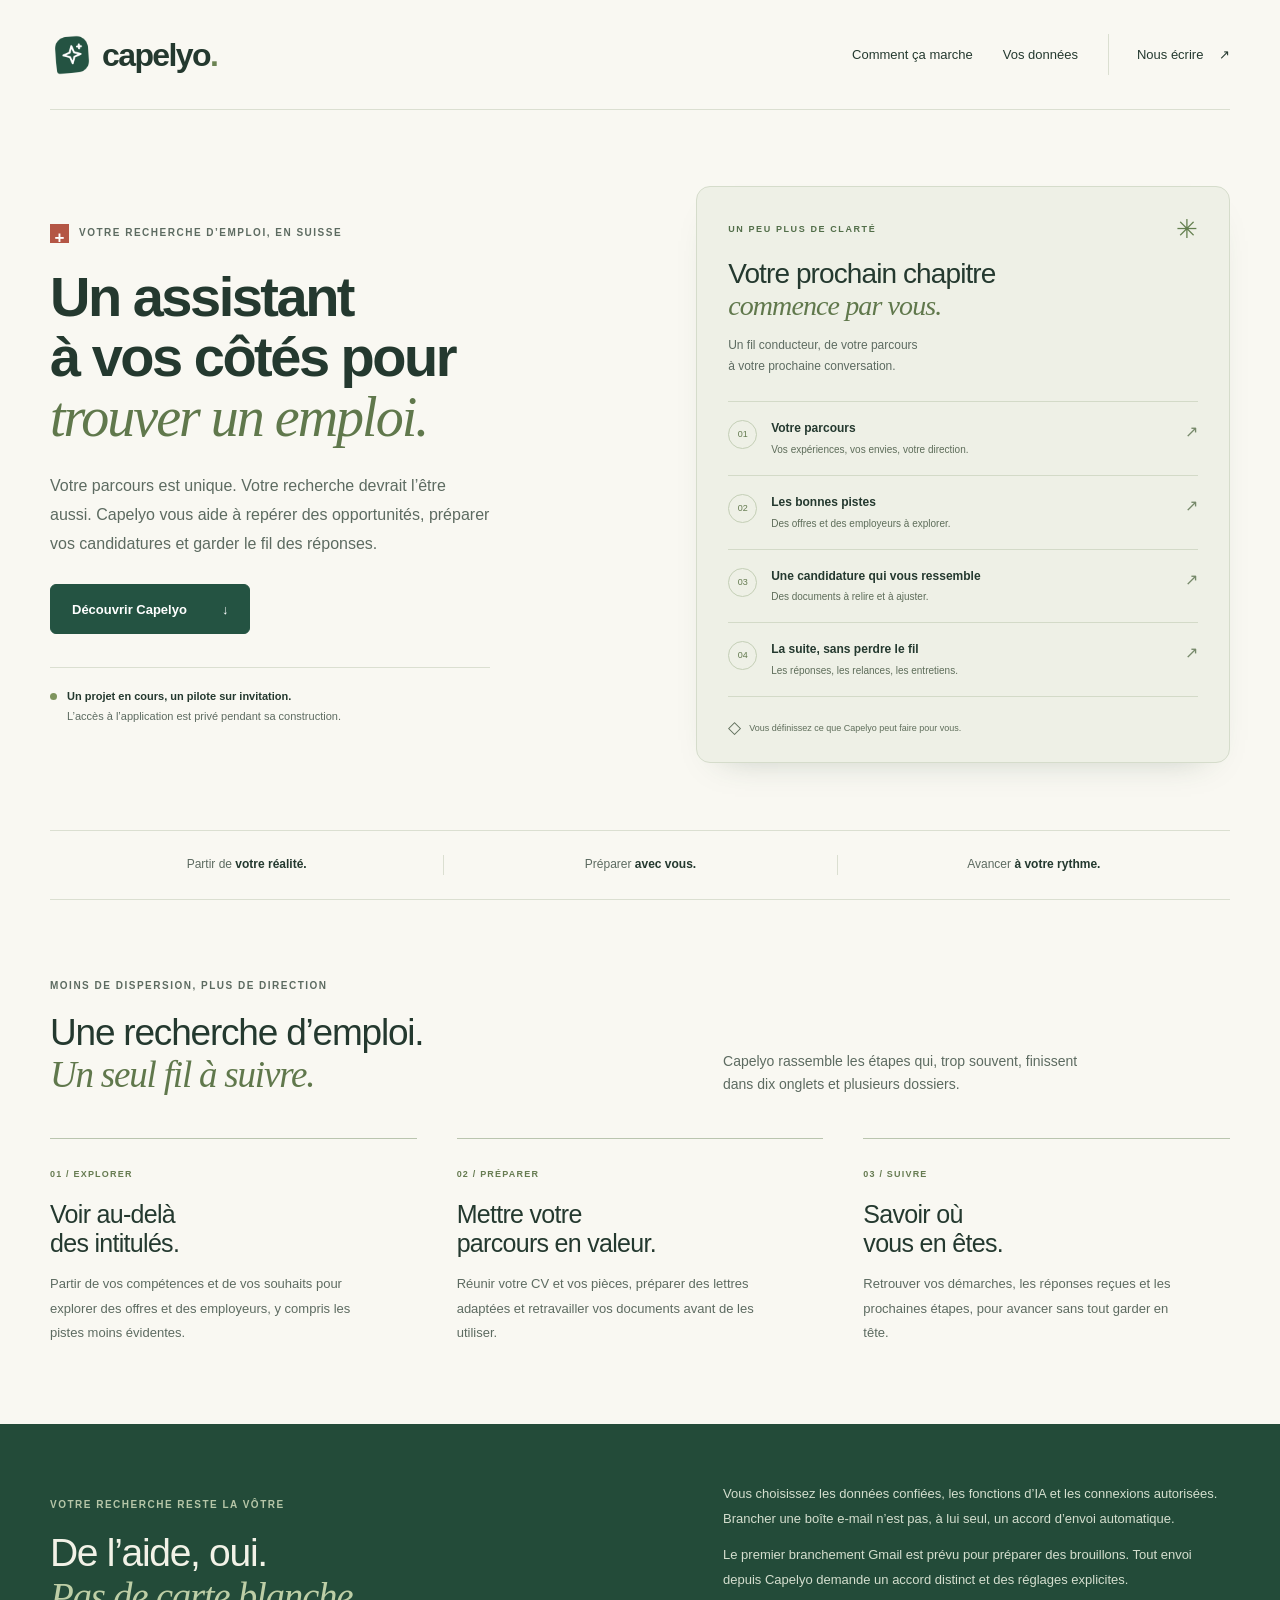
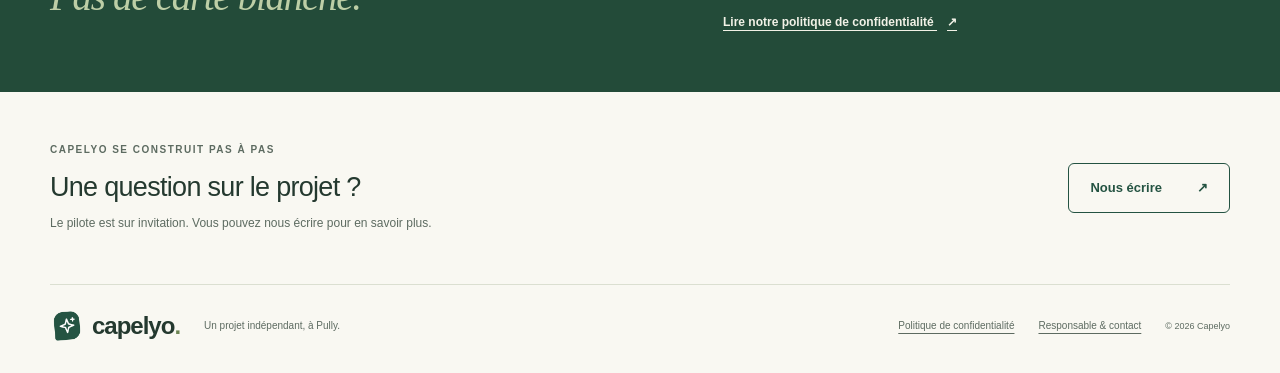
<file: index.html>
<!doctype html>
<html lang="fr">
<head>
  <meta charset="utf-8">
  <meta name="viewport" content="width=device-width,initial-scale=1">
  <meta name="description" content="Capelyo vous accompagne dans votre recherche d’emploi en Suisse : opportunités, candidatures et suivi, avec vos choix au centre.">
  <meta name="robots" content="noindex,follow">
  <meta name="referrer" content="no-referrer">
  <meta http-equiv="Content-Security-Policy" content="default-src 'none'; style-src 'self'; img-src 'self'; script-src 'none'; connect-src 'none'; font-src 'none'; base-uri 'none'; form-action 'none'; object-src 'none'">
  <meta name="theme-color" content="#245342">
  <title>Capelyo — un assistant pour votre recherche d’emploi</title>
  <link rel="icon" href="assets/capelyo-icone.png" type="image/png">
  <link rel="stylesheet" href="style.css">
</head>
<body>
<a class="skip" href="#contenu">Aller au contenu</a>
<header class="site-header wrap">
  <a class="brand" href="./" aria-label="Capelyo — accueil"><img src="assets/capelyo-icone.png" width="44" height="44" alt=""><span>capelyo<span class="brand-dot">.</span></span></a>
  <nav aria-label="Navigation principale"><a href="#comment">Comment ça marche</a><a href="confidentialite/">Vos données</a><a class="nav-contact" href="mailto:carlosantonio.reyespena@gmail.com?subject=Capelyo">Nous écrire <span aria-hidden="true">↗</span></a></nav>
</header>
<main id="contenu">
  <section class="hero wrap" aria-labelledby="titre">
    <div class="hero-copy">
      <p class="eyebrow"><span class="swiss" aria-hidden="true">+</span> VOTRE RECHERCHE D’EMPLOI, EN SUISSE</p>
      <h1 id="titre">Un assistant<br>à vos côtés pour<br><em>trouver un emploi.</em></h1>
      <p class="lead">Votre parcours est unique. Votre recherche devrait l’être aussi. Capelyo vous aide à repérer des opportunités, préparer vos candidatures et garder le fil des réponses.</p>
      <a class="button" href="#comment">Découvrir Capelyo <span aria-hidden="true">↓</span></a>
      <div class="pilot"><span class="status-dot" aria-hidden="true"></span><div><strong>Un projet en cours, un pilote sur invitation.</strong><p>L’accès à l’application est privé pendant sa construction.</p></div></div>
    </div>
    <div class="journey" aria-label="Les étapes de l’accompagnement Capelyo">
      <div class="journey-top"><span>UN PEU PLUS DE CLARTÉ</span><span class="leaf" aria-hidden="true">✳</span></div>
      <h2>Votre prochain chapitre<br><em>commence par vous.</em></h2>
      <p class="journey-intro">Un fil conducteur, de votre parcours<br>à votre prochaine conversation.</p>
      <ol class="journey-list">
        <li><span class="step-number">01</span><div><strong>Votre parcours</strong><p>Vos expériences, vos envies, votre direction.</p></div><span class="step-end" aria-hidden="true">↗</span></li>
        <li><span class="step-number">02</span><div><strong>Les bonnes pistes</strong><p>Des offres et des employeurs à explorer.</p></div><span class="step-end" aria-hidden="true">↗</span></li>
        <li><span class="step-number">03</span><div><strong>Une candidature qui vous ressemble</strong><p>Des documents à relire et à ajuster.</p></div><span class="step-end" aria-hidden="true">↗</span></li>
        <li><span class="step-number">04</span><div><strong>La suite, sans perdre le fil</strong><p>Les réponses, les relances, les entretiens.</p></div><span class="step-end" aria-hidden="true">↗</span></li>
      </ol>
      <div class="journey-foot"><span aria-hidden="true">◇</span> Vous définissez ce que Capelyo peut faire pour vous.</div>
    </div>
  </section>
  <div class="principles wrap" aria-label="Les principes du projet"><p>Partir de <strong>votre réalité.</strong></p><p>Préparer <strong>avec vous.</strong></p><p>Avancer <strong>à votre rythme.</strong></p></div>
  <section class="how section wrap" id="comment" aria-labelledby="comment-titre">
    <div class="section-heading"><p class="eyebrow">MOINS DE DISPERSION, PLUS DE DIRECTION</p><h2 id="comment-titre">Une recherche d’emploi.<br><em>Un seul fil à suivre.</em></h2><p>Capelyo rassemble les étapes qui, trop souvent, finissent dans dix onglets et plusieurs dossiers.</p></div>
    <div class="features">
      <article><span class="feature-number">01 / EXPLORER</span><h3>Voir au-delà<br>des intitulés.</h3><p>Partir de vos compétences et de vos souhaits pour explorer des offres et des employeurs, y compris les pistes moins évidentes.</p></article>
      <article><span class="feature-number">02 / PRÉPARER</span><h3>Mettre votre<br>parcours en valeur.</h3><p>Réunir votre CV et vos pièces, préparer des lettres adaptées et retravailler vos documents avant de les utiliser.</p></article>
      <article><span class="feature-number">03 / SUIVRE</span><h3>Savoir où<br>vous en êtes.</h3><p>Retrouver vos démarches, les réponses reçues et les prochaines étapes, pour avancer sans tout garder en tête.</p></article>
    </div>
  </section>
  <section class="trust" aria-labelledby="confiance-titre"><div class="wrap trust-grid"><div><p class="eyebrow">VOTRE RECHERCHE RESTE LA VÔTRE</p><h2 id="confiance-titre">De l’aide, oui.<br><em>Pas de carte blanche.</em></h2></div><div><p>Vous choisissez les données confiées, les fonctions d’IA et les connexions autorisées. Brancher une boîte e-mail n’est pas, à lui seul, un accord d’envoi automatique.</p><p>Le premier branchement Gmail est prévu pour préparer des brouillons. Tout envoi depuis Capelyo demande un accord distinct et des réglages explicites.</p><a href="confidentialite/" class="text-link">Lire notre politique de confidentialité <span aria-hidden="true">↗</span></a></div></div></section>
  <section class="closing wrap" aria-labelledby="contact-titre"><div><p class="eyebrow">CAPELYO SE CONSTRUIT PAS À PAS</p><h2 id="contact-titre">Une question sur le projet ?</h2><p>Le pilote est sur invitation. Vous pouvez nous écrire pour en savoir plus.</p></div><a class="button button-outline" href="mailto:carlosantonio.reyespena@gmail.com?subject=Capelyo">Nous écrire <span aria-hidden="true">↗</span></a></section>
</main>
<footer class="site-footer wrap"><a class="brand brand-small" href="./" aria-label="Capelyo — accueil"><img src="assets/capelyo-icone.png" width="34" height="34" alt=""><span>capelyo<span class="brand-dot">.</span></span></a><p>Un projet indépendant, à Pully.</p><a href="confidentialite/">Politique de confidentialité</a><a href="confidentialite/#responsable">Responsable &amp; contact</a><span>© 2026 Capelyo</span></footer>
</body>
</html>
</file>
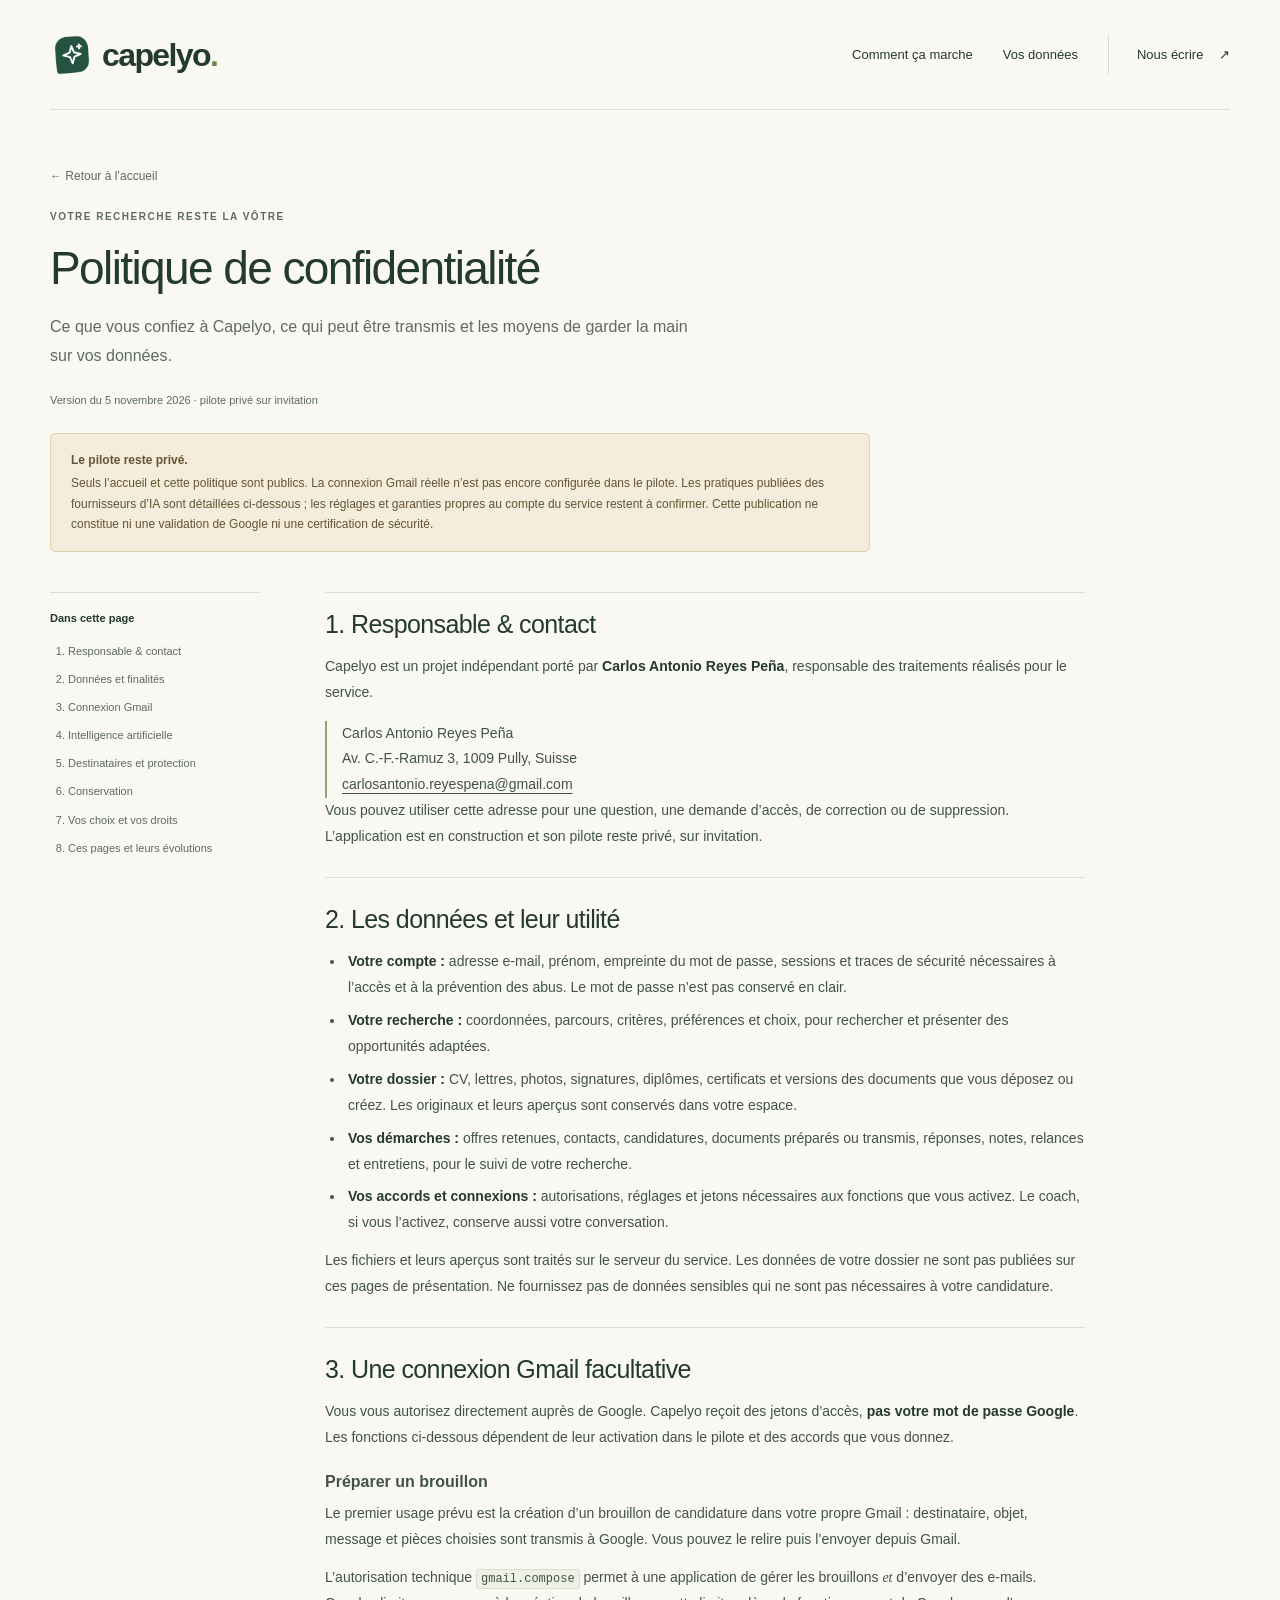
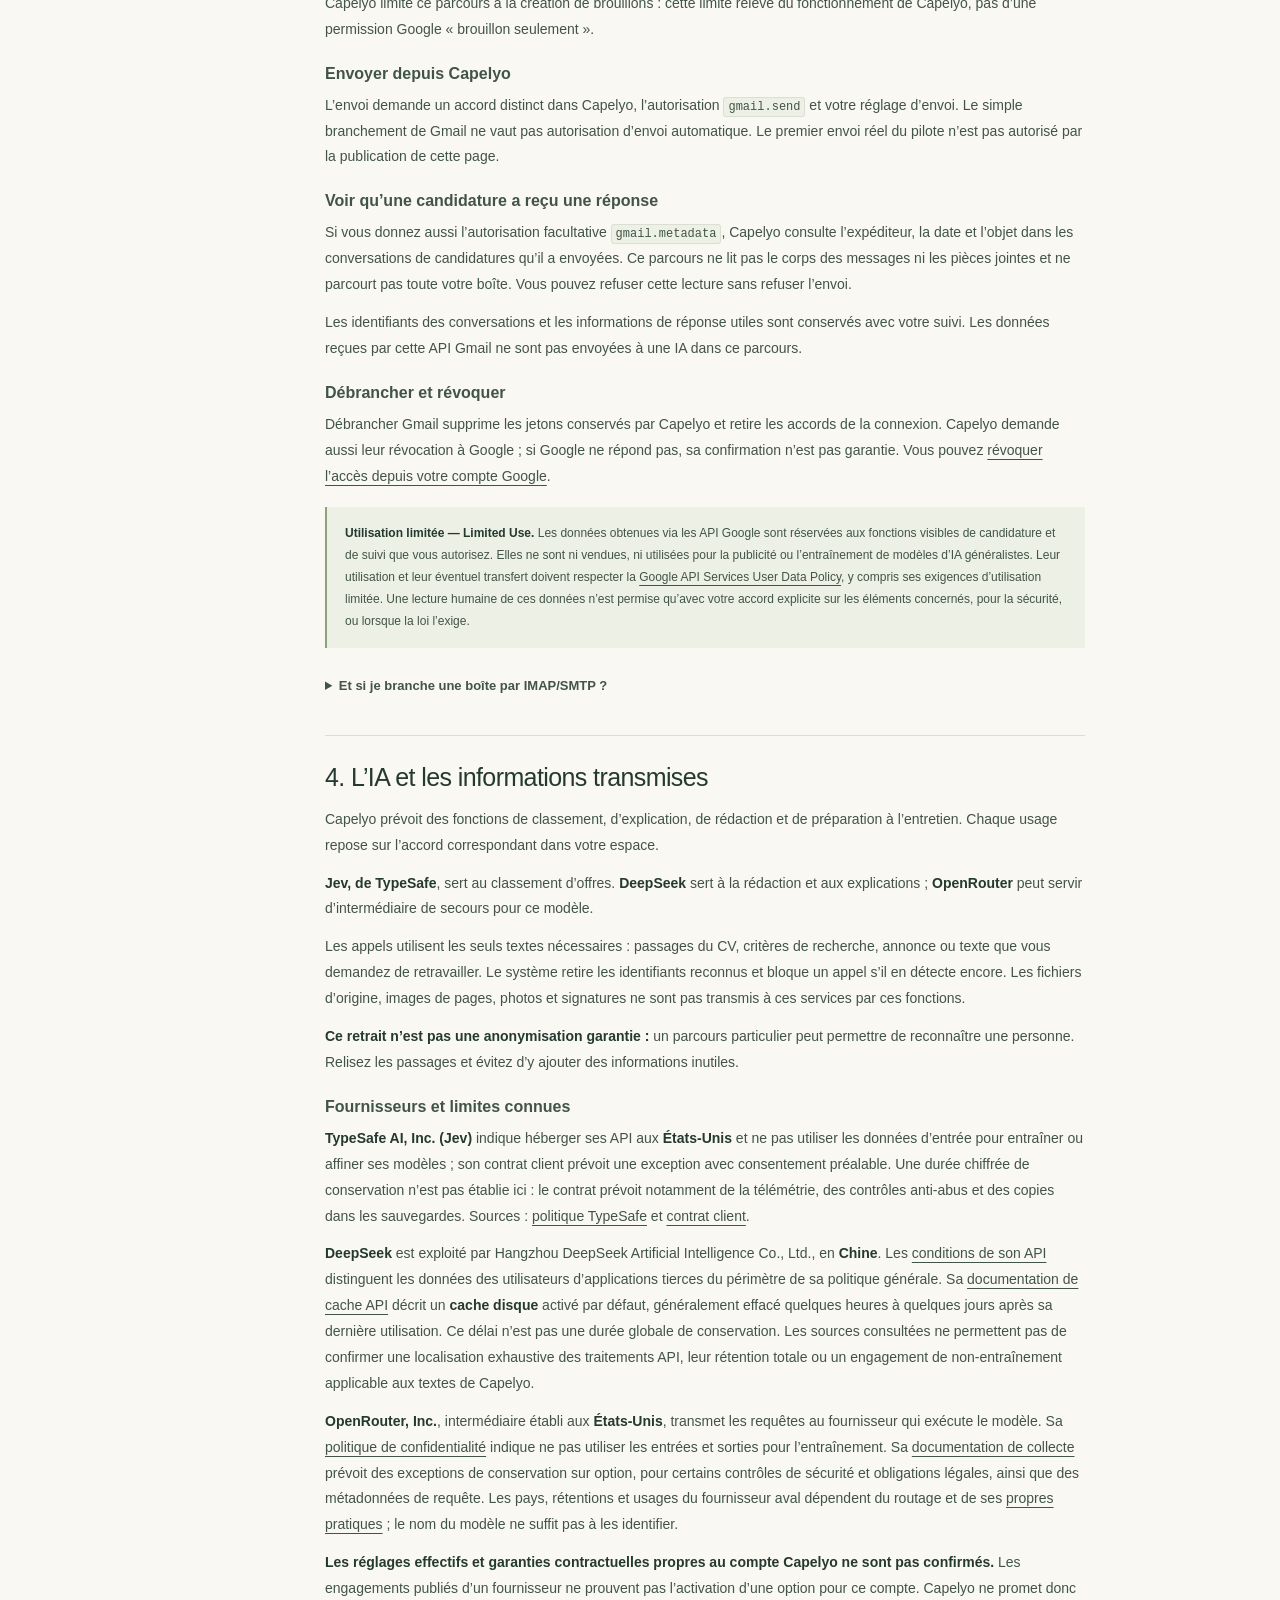
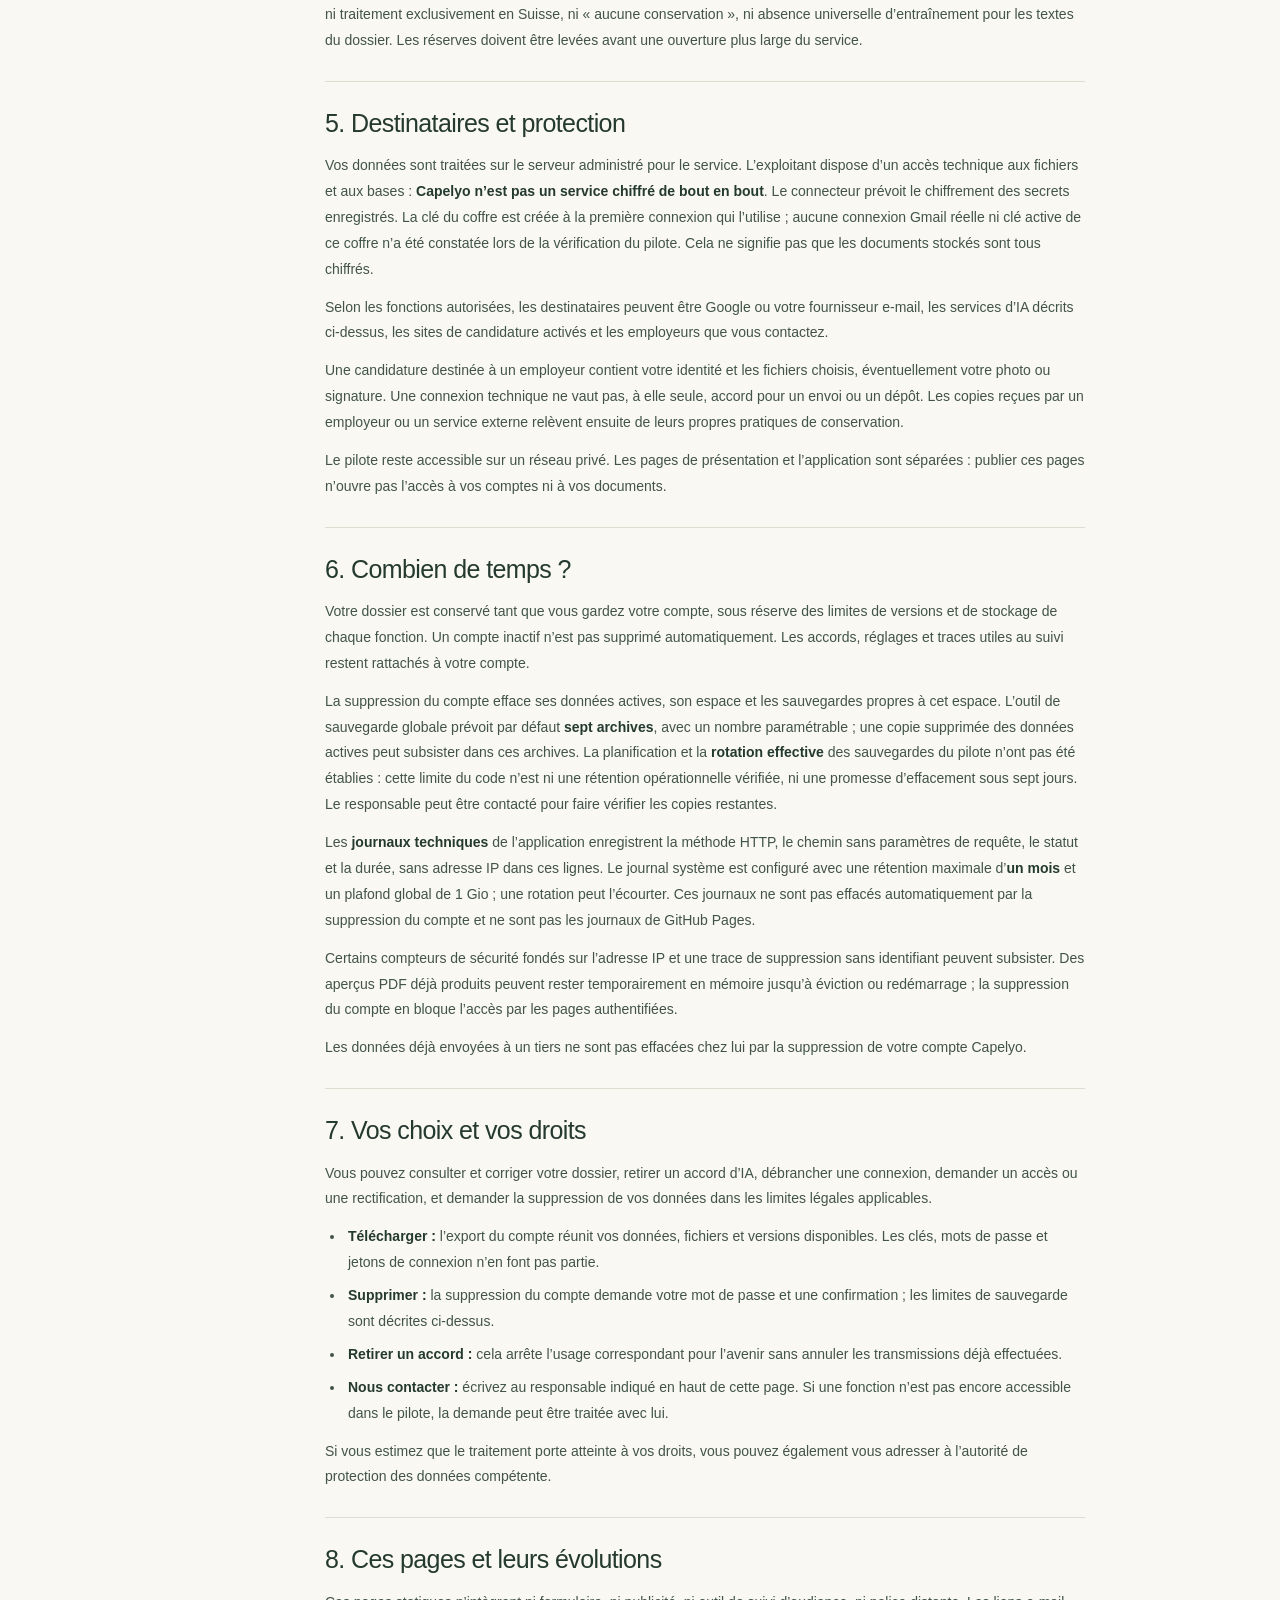
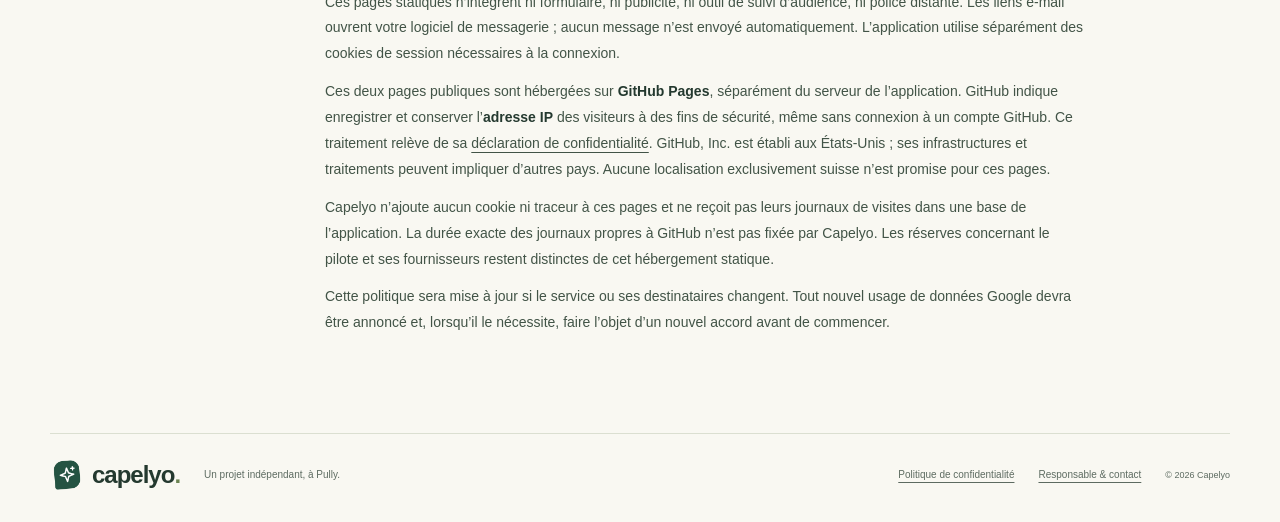
<file: confidentialite/index.html>
<!doctype html>
<html lang="fr">
<head>
  <meta charset="utf-8">
  <meta name="viewport" content="width=device-width,initial-scale=1">
  <meta name="description" content="Comment Capelyo utilise vos données, vos documents et les autorisations Gmail, et comment retirer vos accords ou supprimer votre compte.">
  <meta name="robots" content="noindex,follow">
  <meta name="referrer" content="no-referrer">
  <meta http-equiv="Content-Security-Policy" content="default-src 'none'; style-src 'self'; img-src 'self'; script-src 'none'; connect-src 'none'; font-src 'none'; base-uri 'none'; form-action 'none'; object-src 'none'">
  <meta name="theme-color" content="#245342">
  <title>Politique de confidentialité — Capelyo</title>
  <link rel="icon" href="../assets/capelyo-icone.png" type="image/png">
  <link rel="stylesheet" href="../style.css">
</head>
<body>
<a class="skip" href="#contenu">Aller au contenu</a>
<header class="site-header wrap"><a class="brand" href="../" aria-label="Capelyo — accueil"><img src="../assets/capelyo-icone.png" width="44" height="44" alt=""><span>capelyo<span class="brand-dot">.</span></span></a><nav aria-label="Navigation principale"><a href="../#comment">Comment ça marche</a><a href="./" aria-current="page">Vos données</a><a class="nav-contact" href="mailto:carlosantonio.reyespena@gmail.com?subject=Capelyo%20%E2%80%94%20mes%20donn%C3%A9es">Nous écrire <span aria-hidden="true">↗</span></a></nav></header>
<main id="contenu" class="wrap">
  <div class="legal-header"><a href="../" class="back-link">← Retour à l’accueil</a><p class="eyebrow">VOTRE RECHERCHE RESTE LA VÔTRE</p><h1>Politique de confidentialité</h1><p class="lead">Ce que vous confiez à Capelyo, ce qui peut être transmis et les moyens de garder la main sur vos données.</p><p class="updated">Version du 5 novembre 2026 · pilote privé sur invitation</p><aside class="draft"><strong>Le pilote reste privé.</strong>Seuls l’accueil et cette politique sont publics. La connexion Gmail réelle n’est pas encore configurée dans le pilote. Les pratiques publiées des fournisseurs d’IA sont détaillées ci-dessous ; les réglages et garanties propres au compte du service restent à confirmer. Cette publication ne constitue ni une validation de Google ni une certification de sécurité.</aside></div>
  <div class="legal-layout">
    <aside class="contents" aria-label="Sommaire"><p>Dans cette page</p><ol><li><a href="#responsable">Responsable &amp; contact</a></li><li><a href="#donnees">Données et finalités</a></li><li><a href="#gmail">Connexion Gmail</a></li><li><a href="#ia">Intelligence artificielle</a></li><li><a href="#partage">Destinataires et protection</a></li><li><a href="#conservation">Conservation</a></li><li><a href="#droits">Vos choix et vos droits</a></li><li><a href="#pages">Ces pages et leurs évolutions</a></li></ol></aside>
    <div class="legal-body">
      <section id="responsable"><h2>1. Responsable &amp; contact</h2><p>Capelyo est un projet indépendant porté par <strong>Carlos Antonio Reyes Peña</strong>, responsable des traitements réalisés pour le service.</p><address>Carlos Antonio Reyes Peña<br>Av. C.-F.-Ramuz 3, 1009 Pully, Suisse<br><a href="mailto:carlosantonio.reyespena@gmail.com?subject=Capelyo%20%E2%80%94%20mes%20donn%C3%A9es">carlosantonio.reyespena@gmail.com</a></address><p>Vous pouvez utiliser cette adresse pour une question, une demande d’accès, de correction ou de suppression. L’application est en construction et son pilote reste privé, sur invitation.</p></section>
      <section id="donnees"><h2>2. Les données et leur utilité</h2><ul><li><strong>Votre compte :</strong> adresse e-mail, prénom, empreinte du mot de passe, sessions et traces de sécurité nécessaires à l’accès et à la prévention des abus. Le mot de passe n’est pas conservé en clair.</li><li><strong>Votre recherche :</strong> coordonnées, parcours, critères, préférences et choix, pour rechercher et présenter des opportunités adaptées.</li><li><strong>Votre dossier :</strong> CV, lettres, photos, signatures, diplômes, certificats et versions des documents que vous déposez ou créez. Les originaux et leurs aperçus sont conservés dans votre espace.</li><li><strong>Vos démarches :</strong> offres retenues, contacts, candidatures, documents préparés ou transmis, réponses, notes, relances et entretiens, pour le suivi de votre recherche.</li><li><strong>Vos accords et connexions :</strong> autorisations, réglages et jetons nécessaires aux fonctions que vous activez. Le coach, si vous l’activez, conserve aussi votre conversation.</li></ul><p>Les fichiers et leurs aperçus sont traités sur le serveur du service. Les données de votre dossier ne sont pas publiées sur ces pages de présentation. Ne fournissez pas de données sensibles qui ne sont pas nécessaires à votre candidature.</p></section>
      <section id="gmail"><h2>3. Une connexion Gmail facultative</h2><p>Vous vous autorisez directement auprès de Google. Capelyo reçoit des jetons d’accès, <strong>pas votre mot de passe Google</strong>. Les fonctions ci-dessous dépendent de leur activation dans le pilote et des accords que vous donnez.</p><h3>Préparer un brouillon</h3><p>Le premier usage prévu est la création d’un brouillon de candidature dans votre propre Gmail : destinataire, objet, message et pièces choisies sont transmis à Google. Vous pouvez le relire puis l’envoyer depuis Gmail.</p><p>L’autorisation technique <code>gmail.compose</code> permet à une application de gérer les brouillons <em>et</em> d’envoyer des e-mails. Capelyo limite ce parcours à la création de brouillons : cette limite relève du fonctionnement de Capelyo, pas d’une permission Google « brouillon seulement ».</p><h3>Envoyer depuis Capelyo</h3><p>L’envoi demande un accord distinct dans Capelyo, l’autorisation <code>gmail.send</code> et votre réglage d’envoi. Le simple branchement de Gmail ne vaut pas autorisation d’envoi automatique. Le premier envoi réel du pilote n’est pas autorisé par la publication de cette page.</p><h3>Voir qu’une candidature a reçu une réponse</h3><p>Si vous donnez aussi l’autorisation facultative <code>gmail.metadata</code>, Capelyo consulte l’expéditeur, la date et l’objet dans les conversations de candidatures qu’il a envoyées. Ce parcours ne lit pas le corps des messages ni les pièces jointes et ne parcourt pas toute votre boîte. Vous pouvez refuser cette lecture sans refuser l’envoi.</p><p>Les identifiants des conversations et les informations de réponse utiles sont conservés avec votre suivi. Les données reçues par cette API Gmail ne sont pas envoyées à une IA dans ce parcours.</p><h3>Débrancher et révoquer</h3><p>Débrancher Gmail supprime les jetons conservés par Capelyo et retire les accords de la connexion. Capelyo demande aussi leur révocation à Google ; si Google ne répond pas, sa confirmation n’est pas garantie. Vous pouvez <a href="https://myaccount.google.com/connections" rel="noreferrer">révoquer l’accès depuis votre compte Google</a>.</p><div class="note"><strong>Utilisation limitée — Limited Use.</strong> Les données obtenues via les API Google sont réservées aux fonctions visibles de candidature et de suivi que vous autorisez. Elles ne sont ni vendues, ni utilisées pour la publicité ou l’entraînement de modèles d’IA généralistes. Leur utilisation et leur éventuel transfert doivent respecter la <a href="https://developers.google.com/terms/api-services-user-data-policy" rel="noreferrer">Google API Services User Data Policy</a>, y compris ses exigences d’utilisation limitée. Une lecture humaine de ces données n’est permise qu’avec votre accord explicite sur les éléments concernés, pour la sécurité, ou lorsque la loi l’exige.</div><details><summary>Et si je branche une boîte par IMAP/SMTP ?</summary><p>Ce branchement est distinct de l’API Gmail. Le mot de passe d’application est conservé chiffré ; SMTP permet les envois autorisés et IMAP recherche les réponses aux candidatures. Seuls les messages rattachés sont téléchargés en entier pour en conserver les champs utiles et un extrait. Le service ne déplace ni n’efface ces e-mails et ne les marque pas comme lus. L’aide IA au classement de leur texte demande un accord propre.</p></details></section>
      <section id="ia"><h2>4. L’IA et les informations transmises</h2><p>Capelyo prévoit des fonctions de classement, d’explication, de rédaction et de préparation à l’entretien. Chaque usage repose sur l’accord correspondant dans votre espace.</p><p><strong>Jev, de TypeSafe</strong>, sert au classement d’offres. <strong>DeepSeek</strong> sert à la rédaction et aux explications ; <strong>OpenRouter</strong> peut servir d’intermédiaire de secours pour ce modèle.</p><p>Les appels utilisent les seuls textes nécessaires : passages du CV, critères de recherche, annonce ou texte que vous demandez de retravailler. Le système retire les identifiants reconnus et bloque un appel s’il en détecte encore. Les fichiers d’origine, images de pages, photos et signatures ne sont pas transmis à ces services par ces fonctions.</p><p><strong>Ce retrait n’est pas une anonymisation garantie :</strong> un parcours particulier peut permettre de reconnaître une personne. Relisez les passages et évitez d’y ajouter des informations inutiles.</p><h3>Fournisseurs et limites connues</h3><p><strong>TypeSafe AI, Inc. (Jev)</strong> indique héberger ses API aux <strong>États-Unis</strong> et ne pas utiliser les données d’entrée pour entraîner ou affiner ses modèles ; son contrat client prévoit une exception avec consentement préalable. Une durée chiffrée de conservation n’est pas établie ici : le contrat prévoit notamment de la télémétrie, des contrôles anti-abus et des copies dans les sauvegardes. Sources : <a href="https://typesafe.ai/legal/privacy-policy" rel="noreferrer">politique TypeSafe</a> et <a href="https://typesafe.ai/legal/mca" rel="noreferrer">contrat client</a>.</p><p><strong>DeepSeek</strong> est exploité par Hangzhou DeepSeek Artificial Intelligence Co., Ltd., en <strong>Chine</strong>. Les <a href="https://cdn.deepseek.com/policies/en-US/deepseek-open-platform-terms-of-service.html" rel="noreferrer">conditions de son API</a> distinguent les données des utilisateurs d’applications tierces du périmètre de sa politique générale. Sa <a href="https://api-docs.deepseek.com/guides/kv_cache" rel="noreferrer">documentation de cache API</a> décrit un <strong>cache disque</strong> activé par défaut, généralement effacé quelques heures à quelques jours après sa dernière utilisation. Ce délai n’est pas une durée globale de conservation. Les sources consultées ne permettent pas de confirmer une localisation exhaustive des traitements API, leur rétention totale ou un engagement de non-entraînement applicable aux textes de Capelyo.</p><p><strong>OpenRouter, Inc.</strong>, intermédiaire établi aux <strong>États-Unis</strong>, transmet les requêtes au fournisseur qui exécute le modèle. Sa <a href="https://openrouter.ai/privacy" rel="noreferrer">politique de confidentialité</a> indique ne pas utiliser les entrées et sorties pour l’entraînement. Sa <a href="https://openrouter.ai/docs/guides/privacy/data-collection" rel="noreferrer">documentation de collecte</a> prévoit des exceptions de conservation sur option, pour certains contrôles de sécurité et obligations légales, ainsi que des métadonnées de requête. Les pays, rétentions et usages du fournisseur aval dépendent du routage et de ses <a href="https://openrouter.ai/docs/guides/privacy/provider-logging" rel="noreferrer">propres pratiques</a> ; le nom du modèle ne suffit pas à les identifier.</p><p><strong>Les réglages effectifs et garanties contractuelles propres au compte Capelyo ne sont pas confirmés.</strong> Les engagements publiés d’un fournisseur ne prouvent pas l’activation d’une option pour ce compte. Capelyo ne promet donc ni traitement exclusivement en Suisse, ni « aucune conservation », ni absence universelle d’entraînement pour les textes du dossier. Les réserves doivent être levées avant une ouverture plus large du service.</p></section>
      <section id="partage"><h2>5. Destinataires et protection</h2><p>Vos données sont traitées sur le serveur administré pour le service. L’exploitant dispose d’un accès technique aux fichiers et aux bases : <strong>Capelyo n’est pas un service chiffré de bout en bout</strong>. Le connecteur prévoit le chiffrement des secrets enregistrés. La clé du coffre est créée à la première connexion qui l’utilise ; aucune connexion Gmail réelle ni clé active de ce coffre n’a été constatée lors de la vérification du pilote. Cela ne signifie pas que les documents stockés sont tous chiffrés.</p><p>Selon les fonctions autorisées, les destinataires peuvent être Google ou votre fournisseur e-mail, les services d’IA décrits ci-dessus, les sites de candidature activés et les employeurs que vous contactez.</p><p>Une candidature destinée à un employeur contient votre identité et les fichiers choisis, éventuellement votre photo ou signature. Une connexion technique ne vaut pas, à elle seule, accord pour un envoi ou un dépôt. Les copies reçues par un employeur ou un service externe relèvent ensuite de leurs propres pratiques de conservation.</p><p>Le pilote reste accessible sur un réseau privé. Les pages de présentation et l’application sont séparées : publier ces pages n’ouvre pas l’accès à vos comptes ni à vos documents.</p></section>
      <section id="conservation"><h2>6. Combien de temps ?</h2><p>Votre dossier est conservé tant que vous gardez votre compte, sous réserve des limites de versions et de stockage de chaque fonction. Un compte inactif n’est pas supprimé automatiquement. Les accords, réglages et traces utiles au suivi restent rattachés à votre compte.</p><p>La suppression du compte efface ses données actives, son espace et les sauvegardes propres à cet espace. L’outil de sauvegarde globale prévoit par défaut <strong>sept archives</strong>, avec un nombre paramétrable ; une copie supprimée des données actives peut subsister dans ces archives. La planification et la <strong>rotation effective</strong> des sauvegardes du pilote n’ont pas été établies : cette limite du code n’est ni une rétention opérationnelle vérifiée, ni une promesse d’effacement sous sept jours. Le responsable peut être contacté pour faire vérifier les copies restantes.</p><p>Les <strong>journaux techniques</strong> de l’application enregistrent la méthode HTTP, le chemin sans paramètres de requête, le statut et la durée, sans adresse IP dans ces lignes. Le journal système est configuré avec une rétention maximale d’<strong>un mois</strong> et un plafond global de 1 Gio ; une rotation peut l’écourter. Ces journaux ne sont pas effacés automatiquement par la suppression du compte et ne sont pas les journaux de GitHub Pages.</p><p>Certains compteurs de sécurité fondés sur l’adresse IP et une trace de suppression sans identifiant peuvent subsister. Des aperçus PDF déjà produits peuvent rester temporairement en mémoire jusqu’à éviction ou redémarrage ; la suppression du compte en bloque l’accès par les pages authentifiées.</p><p>Les données déjà envoyées à un tiers ne sont pas effacées chez lui par la suppression de votre compte Capelyo.</p></section>
      <section id="droits"><h2>7. Vos choix et vos droits</h2><p>Vous pouvez consulter et corriger votre dossier, retirer un accord d’IA, débrancher une connexion, demander un accès ou une rectification, et demander la suppression de vos données dans les limites légales applicables.</p><ul><li><strong>Télécharger :</strong> l’export du compte réunit vos données, fichiers et versions disponibles. Les clés, mots de passe et jetons de connexion n’en font pas partie.</li><li><strong>Supprimer :</strong> la suppression du compte demande votre mot de passe et une confirmation ; les limites de sauvegarde sont décrites ci-dessus.</li><li><strong>Retirer un accord :</strong> cela arrête l’usage correspondant pour l’avenir sans annuler les transmissions déjà effectuées.</li><li><strong>Nous contacter :</strong> écrivez au responsable indiqué en haut de cette page. Si une fonction n’est pas encore accessible dans le pilote, la demande peut être traitée avec lui.</li></ul><p>Si vous estimez que le traitement porte atteinte à vos droits, vous pouvez également vous adresser à l’autorité de protection des données compétente.</p></section>
      <section id="pages"><h2>8. Ces pages et leurs évolutions</h2><p>Ces pages statiques n’intègrent ni formulaire, ni publicité, ni outil de suivi d’audience, ni police distante. Les liens e-mail ouvrent votre logiciel de messagerie ; aucun message n’est envoyé automatiquement. L’application utilise séparément des cookies de session nécessaires à la connexion.</p><p>Ces deux pages publiques sont hébergées sur <strong>GitHub Pages</strong>, séparément du serveur de l’application. GitHub indique enregistrer et conserver l’<strong>adresse IP</strong> des visiteurs à des fins de sécurité, même sans connexion à un compte GitHub. Ce traitement relève de sa <a href="https://docs.github.com/en/site-policy/privacy-policies/github-general-privacy-statement" rel="noreferrer">déclaration de confidentialité</a>. GitHub, Inc. est établi aux États-Unis ; ses infrastructures et traitements peuvent impliquer d’autres pays. Aucune localisation exclusivement suisse n’est promise pour ces pages.</p><p>Capelyo n’ajoute aucun cookie ni traceur à ces pages et ne reçoit pas leurs journaux de visites dans une base de l’application. La durée exacte des journaux propres à GitHub n’est pas fixée par Capelyo. Les réserves concernant le pilote et ses fournisseurs restent distinctes de cet hébergement statique.</p><p>Cette politique sera mise à jour si le service ou ses destinataires changent. Tout nouvel usage de données Google devra être annoncé et, lorsqu’il le nécessite, faire l’objet d’un nouvel accord avant de commencer.</p></section>
    </div>
  </div>
</main>
<footer class="site-footer wrap"><a class="brand brand-small" href="../" aria-label="Capelyo — accueil"><img src="../assets/capelyo-icone.png" width="34" height="34" alt=""><span>capelyo<span class="brand-dot">.</span></span></a><p>Un projet indépendant, à Pully.</p><a href="./" aria-current="page">Politique de confidentialité</a><a href="#responsable">Responsable &amp; contact</a><span>© 2026 Capelyo</span></footer>
</body>
</html>
</file>
<file: style.css>
:root{--bg:#f9f8f2;--paper:#fffef9;--ink:#24392f;--muted:#5d6b61;--green:#245342;--sage:#8ca477;--line:#dbdfd1;--pale:#edf0e5;--serif:Georgia,'Times New Roman',serif;--sans:Arial,Helvetica,sans-serif}*{box-sizing:border-box}html{scroll-behavior:smooth;scroll-padding-top:30px}body{margin:0;color:var(--ink);background:var(--bg);font-family:var(--sans);font-size:16px;line-height:1.65;-webkit-font-smoothing:antialiased}a{color:inherit;text-underline-offset:4px}a:hover{color:var(--green)}a:focus-visible,summary:focus-visible{outline:3px solid #687e3d;outline-offset:5px}h1,h2,h3,p{margin:0}h1,h2,h3{line-height:1.13}em{font-family:var(--serif);font-weight:400}img{max-width:100%;height:auto}.wrap{width:min(1180px,calc(100% - 80px));margin-inline:auto}.skip{position:absolute;left:16px;top:-100px;background:var(--green);color:#fff;padding:10px 16px;z-index:10}.skip:focus{top:10px}.site-header{min-height:110px;display:flex;justify-content:space-between;align-items:center;gap:25px;border-bottom:1px solid var(--line)}.brand{display:inline-flex;align-items:center;gap:8px;font-size:32px;font-weight:800;letter-spacing:-1.6px;text-decoration:none;line-height:1}.brand img{flex:none;object-fit:contain}.brand-dot{color:#6c8453}.site-header nav{display:flex;gap:30px;align-items:center;font-size:13px}.site-header nav a{text-decoration:none;padding-block:10px}.nav-contact{border-left:1px solid var(--line);padding-left:28px}.nav-contact span{padding-left:12px}.eyebrow{font-size:10px;font-weight:700;letter-spacing:1.5px;display:flex;align-items:center;gap:10px;color:var(--muted)}.swiss{display:grid;place-items:center;background:#b45645;color:#fff;width:19px;height:19px;font-size:17px;letter-spacing:0;font-weight:700}.hero{display:grid;grid-template-columns:1.07fr 1fr;gap:75px;padding-block:76px 67px;align-items:center}.hero h1{font-size:56px;font-weight:600;letter-spacing:-2.5px;margin-block:24px;line-height:1.08}.hero h1 em{color:#60784c;letter-spacing:-2px}.lead{max-width:440px;font-size:16px;line-height:1.8;color:var(--muted)}.button{display:inline-flex;gap:35px;justify-content:space-between;align-items:center;background:var(--green);color:#fff;border:1px solid var(--green);border-radius:6px;padding:13px 21px;text-decoration:none;font-size:13px;min-height:50px;font-weight:600}.button:hover{color:#fff;background:#183e30}.hero .button{margin-top:26px}.pilot{display:flex;gap:10px;border-top:1px solid var(--line);margin-top:33px;padding-top:19px;font-size:11px;line-height:1.65;max-width:440px}.pilot strong{font-weight:600}.pilot p{color:var(--muted);margin-top:2px}.status-dot{width:7px;height:7px;border-radius:50%;background:#7e945d;flex:none;margin-top:6px}.journey{background:#eef0e6;border:1px solid #d5dccb;border-radius:14px;padding:29px 31px 20px;box-shadow:0 16px 36px -26px #2c49365c;position:relative}.journey-top{display:flex;justify-content:space-between;align-items:center;color:#526e49;font-size:9px;letter-spacing:1.6px;font-weight:700}.leaf{font-size:26px;line-height:1;letter-spacing:0;color:#637f4e;font-weight:400}.journey h2{font-size:28px;letter-spacing:-.9px;line-height:1.16;margin-top:16px;font-weight:500}.journey h2 em{color:#60784c}.journey-intro{font-size:12px;line-height:1.75;color:var(--muted);margin-top:12px}.journey-list{list-style:none;padding:0;margin:24px 0 0;border-top:1px solid #d3dac8}.journey-list li{display:flex;gap:14px;padding:17px 0;border-bottom:1px solid #d3dac8;align-items:flex-start}.step-number{display:grid;place-items:center;border-radius:50%;width:29px;height:29px;flex:none;border:1px solid #c4cfb6;color:#62794e;font-size:9px;margin-top:1px}.journey-list strong{font-size:12px;font-weight:600;display:block}.journey-list p{font-size:10px;color:#5e6d5a;margin-top:3px;line-height:1.6}.step-end{font-size:16px;color:#76896a;margin-left:auto}.journey-foot{font-size:9px;color:#5e6d5a;display:flex;gap:8px;align-items:center;margin-top:17px}.journey-foot>span{font-size:17px}.principles{display:grid;grid-template-columns:repeat(3,1fr);border-block:1px solid var(--line);padding-block:24px;font-size:12px;color:var(--muted)}.principles p{text-align:center}.principles p+p{border-left:1px solid var(--line)}.principles strong{color:var(--ink);font-weight:600}.section{padding-block:78px}.section-heading{display:grid;grid-template-columns:1.15fr 1fr;column-gap:90px;align-items:end}.section-heading .eyebrow{grid-column:1/-1;margin-bottom:18px}.section-heading h2{font-size:37px;letter-spacing:-1.2px;font-weight:500}.section-heading h2 em{color:#60784c}.section-heading>p:last-child{color:var(--muted);font-size:14px;max-width:360px}.features{display:grid;grid-template-columns:repeat(3,1fr);gap:40px;margin-top:42px}.features article{border-top:1px solid #bac5af;padding-top:20px}.feature-number{color:#667b51;font-size:9px;font-weight:600;letter-spacing:1.2px}.features h3{font-size:25px;letter-spacing:-.7px;font-weight:500;margin-block:15px}.features p{font-size:13px;line-height:1.9;color:var(--muted);max-width:310px}.trust{background:#234b39;color:#f2f2e7;padding-block:58px}.trust-grid{display:grid;grid-template-columns:1.15fr 1fr;gap:90px;align-items:center}.trust .eyebrow{color:#b6c6a8}.trust h2{font-size:39px;font-weight:500;letter-spacing:-1.3px;margin-top:18px}.trust h2 em{color:#bdcea6}.trust-grid>div:last-child>p{font-size:13px;line-height:1.9;color:#d4dece;margin-bottom:12px}.text-link{display:inline-block;font-size:12px;font-weight:600;margin-top:8px}.trust .text-link:hover{color:white}.text-link span{padding-left:10px}.closing{display:flex;align-items:center;justify-content:space-between;gap:40px;padding-block:50px}.closing h2{font-size:27px;letter-spacing:-.7px;font-weight:500;margin-top:13px}.closing p:not(.eyebrow){color:var(--muted);font-size:12px;margin-top:12px}.button-outline{background:transparent;color:var(--green);flex:none}.site-footer{border-top:1px solid var(--line);display:flex;align-items:center;gap:24px;flex-wrap:wrap;padding-block:24px 30px;font-size:10px;color:var(--muted)}.brand-small{font-size:24px;color:var(--ink);letter-spacing:-1px}.site-footer p{margin-right:auto}.site-footer>span{font-size:9px}.legal-header{padding-block:52px 30px;max-width:820px}.legal-header h1{font-size:46px;letter-spacing:-1.6px;font-weight:500;margin-block:18px}.legal-header .lead{max-width:650px;font-size:16px}.updated{font-size:11px;color:var(--muted);margin-top:20px}.draft{margin-top:24px;padding:16px 20px;background:#f4eddc;border:1px solid #dfd2ad;border-radius:5px;font-size:12px;color:#645334;line-height:1.7}.draft strong{display:block;margin-bottom:3px}.legal-layout{display:grid;grid-template-columns:210px minmax(0,760px);gap:65px;align-items:start;padding-block:10px 70px}.contents{position:sticky;top:24px;font-size:11px;border-top:1px solid var(--line);padding-top:16px}.contents p{font-weight:600;margin-bottom:10px}.contents ol{padding-left:18px;color:var(--muted);margin:0}.contents li{padding-block:5px}.contents a{text-decoration:none}.legal-body{font-size:14px;color:#425447;line-height:1.85}.legal-body section{padding-block:27px;border-top:1px solid var(--line);scroll-margin-top:25px}.legal-body section:first-child{padding-top:17px}.legal-body h2{font-size:25px;font-weight:500;letter-spacing:-.6px;margin-bottom:16px;color:var(--ink)}.legal-body h3{font-size:16px;font-weight:600;margin-block:22px 10px}.legal-body p+p{margin-top:12px}.legal-body ul{padding-left:20px;margin-block:12px}.legal-body li{margin-block:7px;padding-left:3px}.legal-body strong{color:var(--ink);font-weight:600}.legal-body code{font-size:12px;border:1px solid var(--line);background:var(--pale);border-radius:3px;padding:2px 4px;overflow-wrap:anywhere}.legal-body a{overflow-wrap:anywhere}.legal-body .note{padding:15px 18px;background:var(--pale);border-left:2px solid var(--sage);font-size:12px;margin-top:17px}.legal-body address{font-style:normal;border-left:2px solid var(--sage);padding-left:15px;margin-top:15px}.legal-body details{margin-top:16px}.legal-body summary{cursor:pointer;font-weight:600;font-size:13px;padding-block:10px}.back-link{font-size:12px;color:var(--muted);display:inline-block;margin-bottom:22px;text-decoration:none}
@media(min-width:1440px){.hero{padding-block:88px 78px}.hero h1{font-size:61px}.journey{padding:35px 36px 22px}}@media(max-width:1050px){.wrap{width:calc(100% - 56px)}.hero{gap:40px}.hero h1{font-size:46px}.lead{font-size:14px}.journey{padding:25px}.journey h2{font-size:25px}.section-heading,.trust-grid{gap:50px}.site-footer{gap:16px}.legal-layout{gap:35px;grid-template-columns:180px minmax(0,1fr)}}@media(max-width:760px){.wrap{width:calc(100% - 40px)}.site-header{min-height:85px;gap:15px}.brand{font-size:27px}.brand img{width:36px;height:36px}.site-header nav{gap:18px;font-size:11px}.site-header nav a:first-child{display:none}.nav-contact{padding-left:18px}.hero{grid-template-columns:1fr;gap:32px;padding-block:38px}.hero h1{font-size:48px;letter-spacing:-2px;margin-block:20px}.hero h1 em{letter-spacing:-1.8px}.hero .lead{max-width:520px;font-size:15px}.hero .button{margin-top:22px}.pilot{max-width:none;margin-top:24px;padding-top:17px}.journey{max-width:550px;width:100%;margin-inline:auto;padding:27px}.journey h2{font-size:29px}.journey-list strong{font-size:13px}.journey-list p{font-size:11px}.journey-intro{font-size:13px}.journey-foot{font-size:10px}.principles{gap:10px;font-size:10px;padding-block:19px}.principles p{max-width:100%}.section{padding-block:48px}.section-heading{grid-template-columns:1fr;gap:18px}.section-heading .eyebrow{margin:0}.section-heading h2{font-size:34px}.section-heading>p:last-child{font-size:14px;max-width:none}.features{grid-template-columns:1fr;gap:27px;margin-top:30px}.features article{padding-top:17px}.features h3{font-size:24px;margin-block:11px}.features h3 br{display:none}.features p{max-width:none;font-size:14px}.trust{padding-block:41px}.trust-grid{grid-template-columns:1fr;gap:25px}.trust h2{font-size:35px}.trust-grid>div:last-child>p{font-size:14px}.closing{flex-direction:column;align-items:flex-start;gap:23px;padding-block:38px}.closing h2{font-size:26px}.closing p:not(.eyebrow){font-size:13px}.site-footer{gap:15px 20px;padding-block:22px 27px}.site-footer p{width:calc(100% - 150px);font-size:10px}.site-footer>span{margin-left:auto}.brand-small{font-size:24px}.brand-small img{width:30px;height:30px}.legal-header{padding-block:34px 20px}.legal-header h1{font-size:36px;letter-spacing:-1.2px}.legal-header .lead{font-size:15px}.legal-layout{grid-template-columns:1fr;gap:25px;padding-bottom:40px}.contents{position:static;font-size:12px}.contents ol{columns:2;column-gap:25px}.contents li{break-inside:avoid}.legal-body{font-size:14px}.legal-body h2{font-size:24px}.legal-body section{padding-block:23px}.draft{font-size:12px}}@media(max-width:380px){.wrap{width:calc(100% - 32px)}.brand{font-size:25px;gap:5px}.site-header nav{gap:12px;font-size:10px}.nav-contact{padding-left:12px}.nav-contact span{padding-left:5px}.hero h1{font-size:41px}.hero .eyebrow{font-size:8px;letter-spacing:1px}.hero .lead{font-size:14px}.journey{padding:22px}.journey h2{font-size:27px}.journey-list li{gap:10px}.journey-list strong{font-size:12px}.journey-list p{font-size:10px}.journey-foot{font-size:9px}.principles{font-size:9px}.contents ol{columns:1}.legal-header h1{font-size:32px}}@media(prefers-reduced-motion:reduce){html{scroll-behavior:auto}}@media print{body{background:white}.site-header nav,.contents,.skip,.closing{display:none}.wrap{width:100%}.hero,.trust-grid,.legal-layout{display:block}.journey{margin-top:30px}.legal-body section{break-inside:avoid}.trust{background:transparent;color:var(--ink)}.trust-grid>div:last-child>p{color:var(--ink)}a{color:inherit}}
</file>
